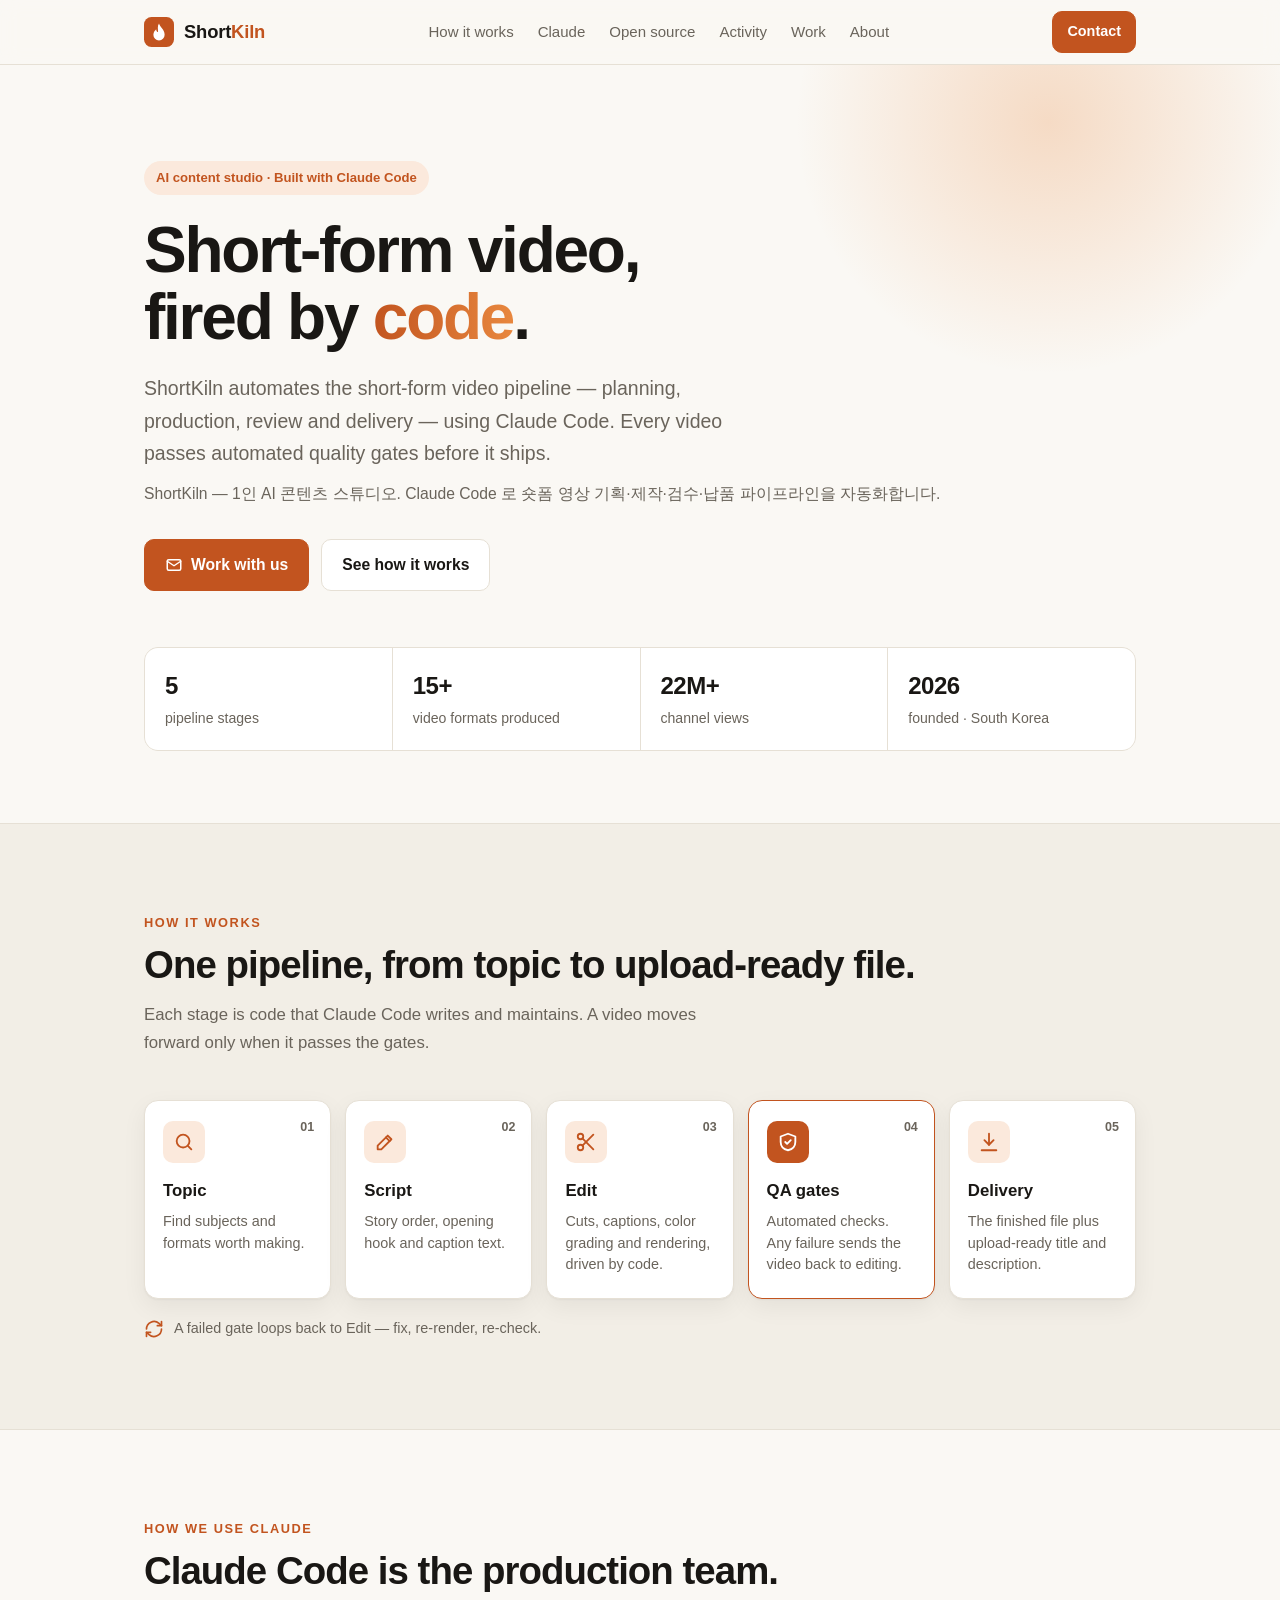
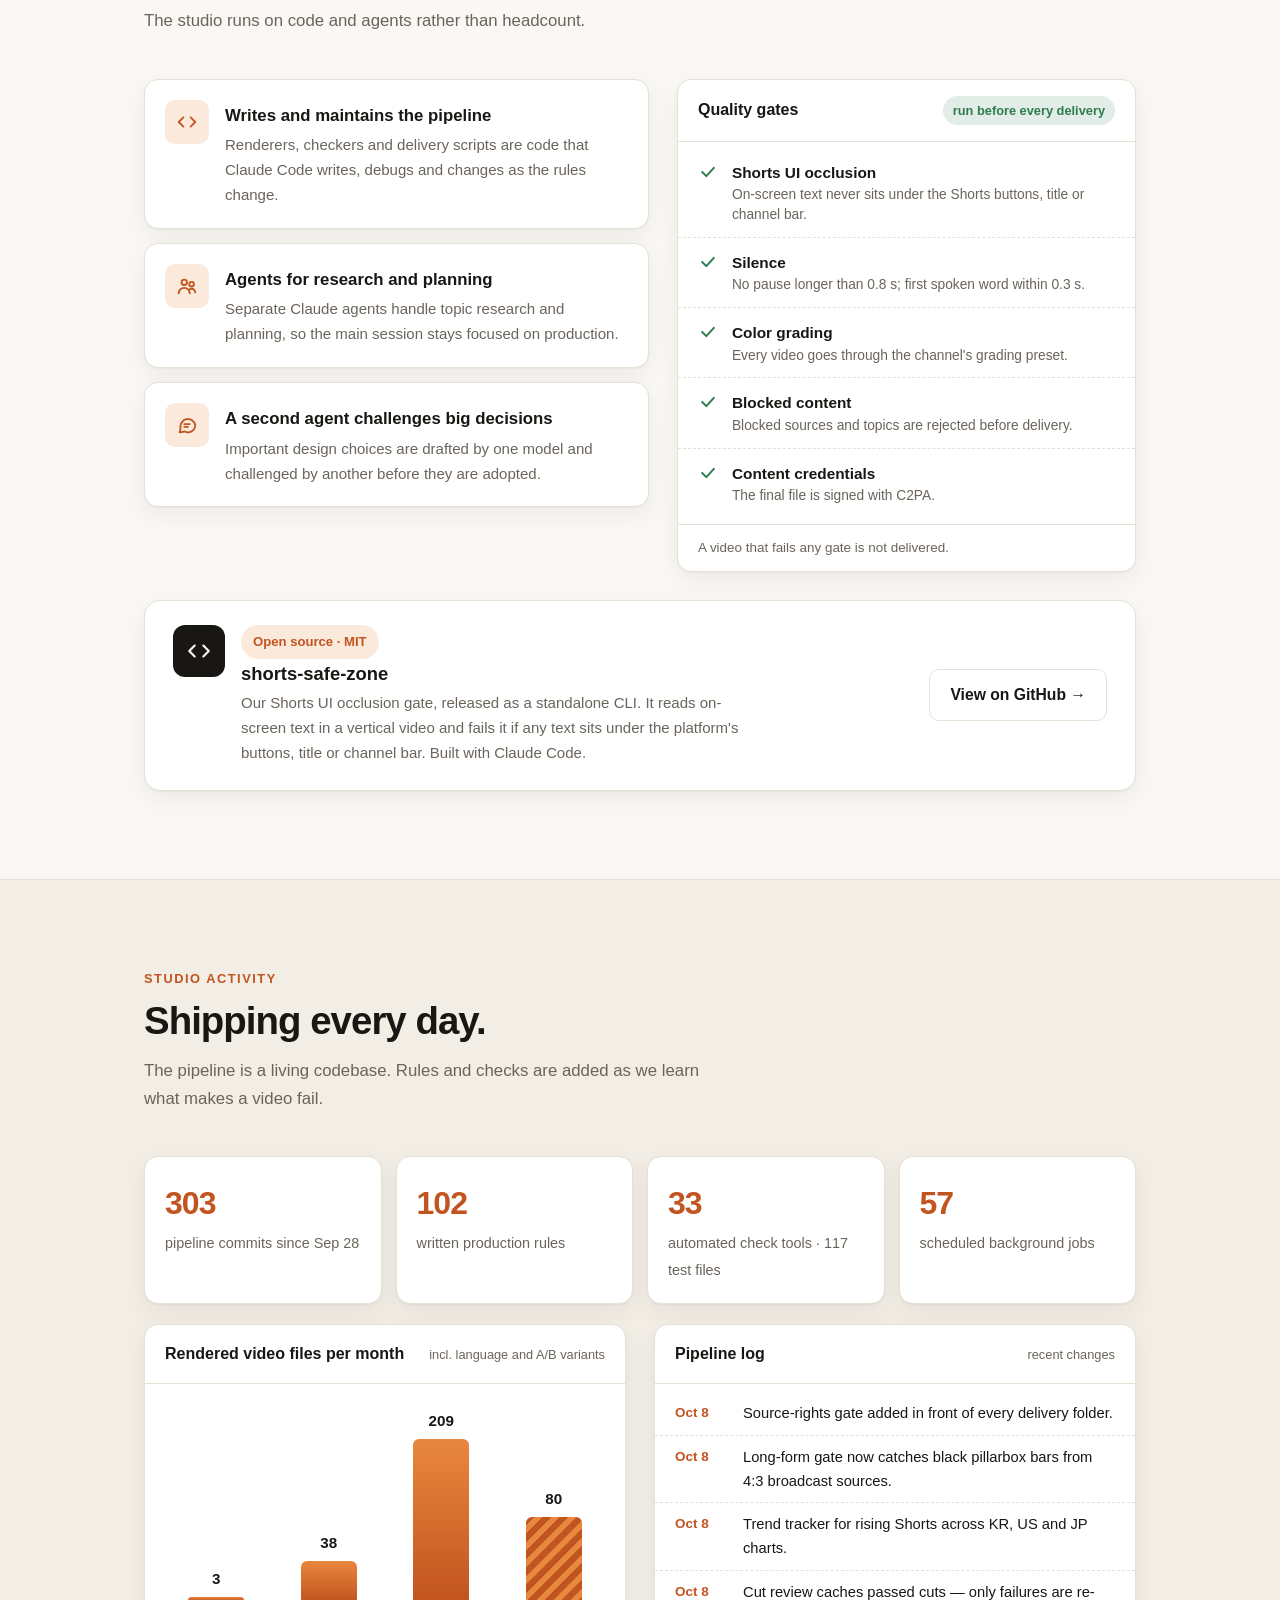
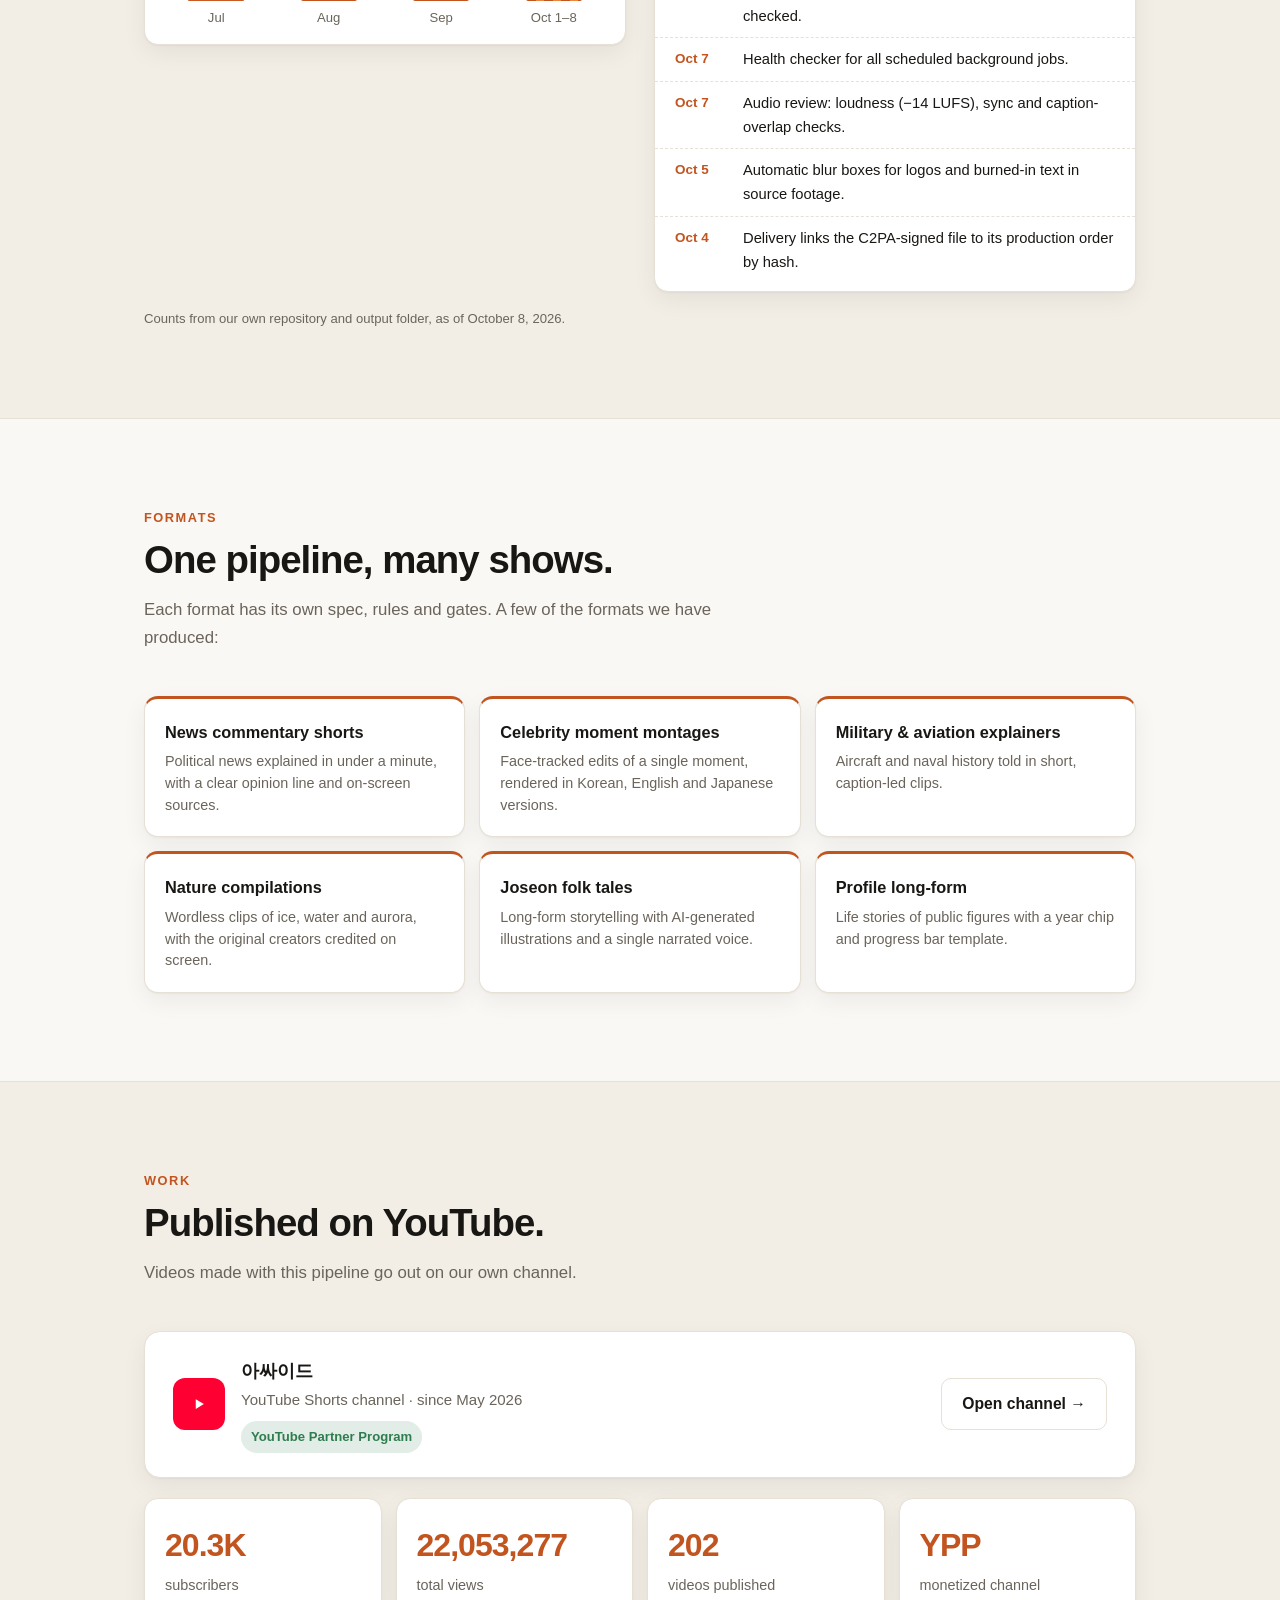
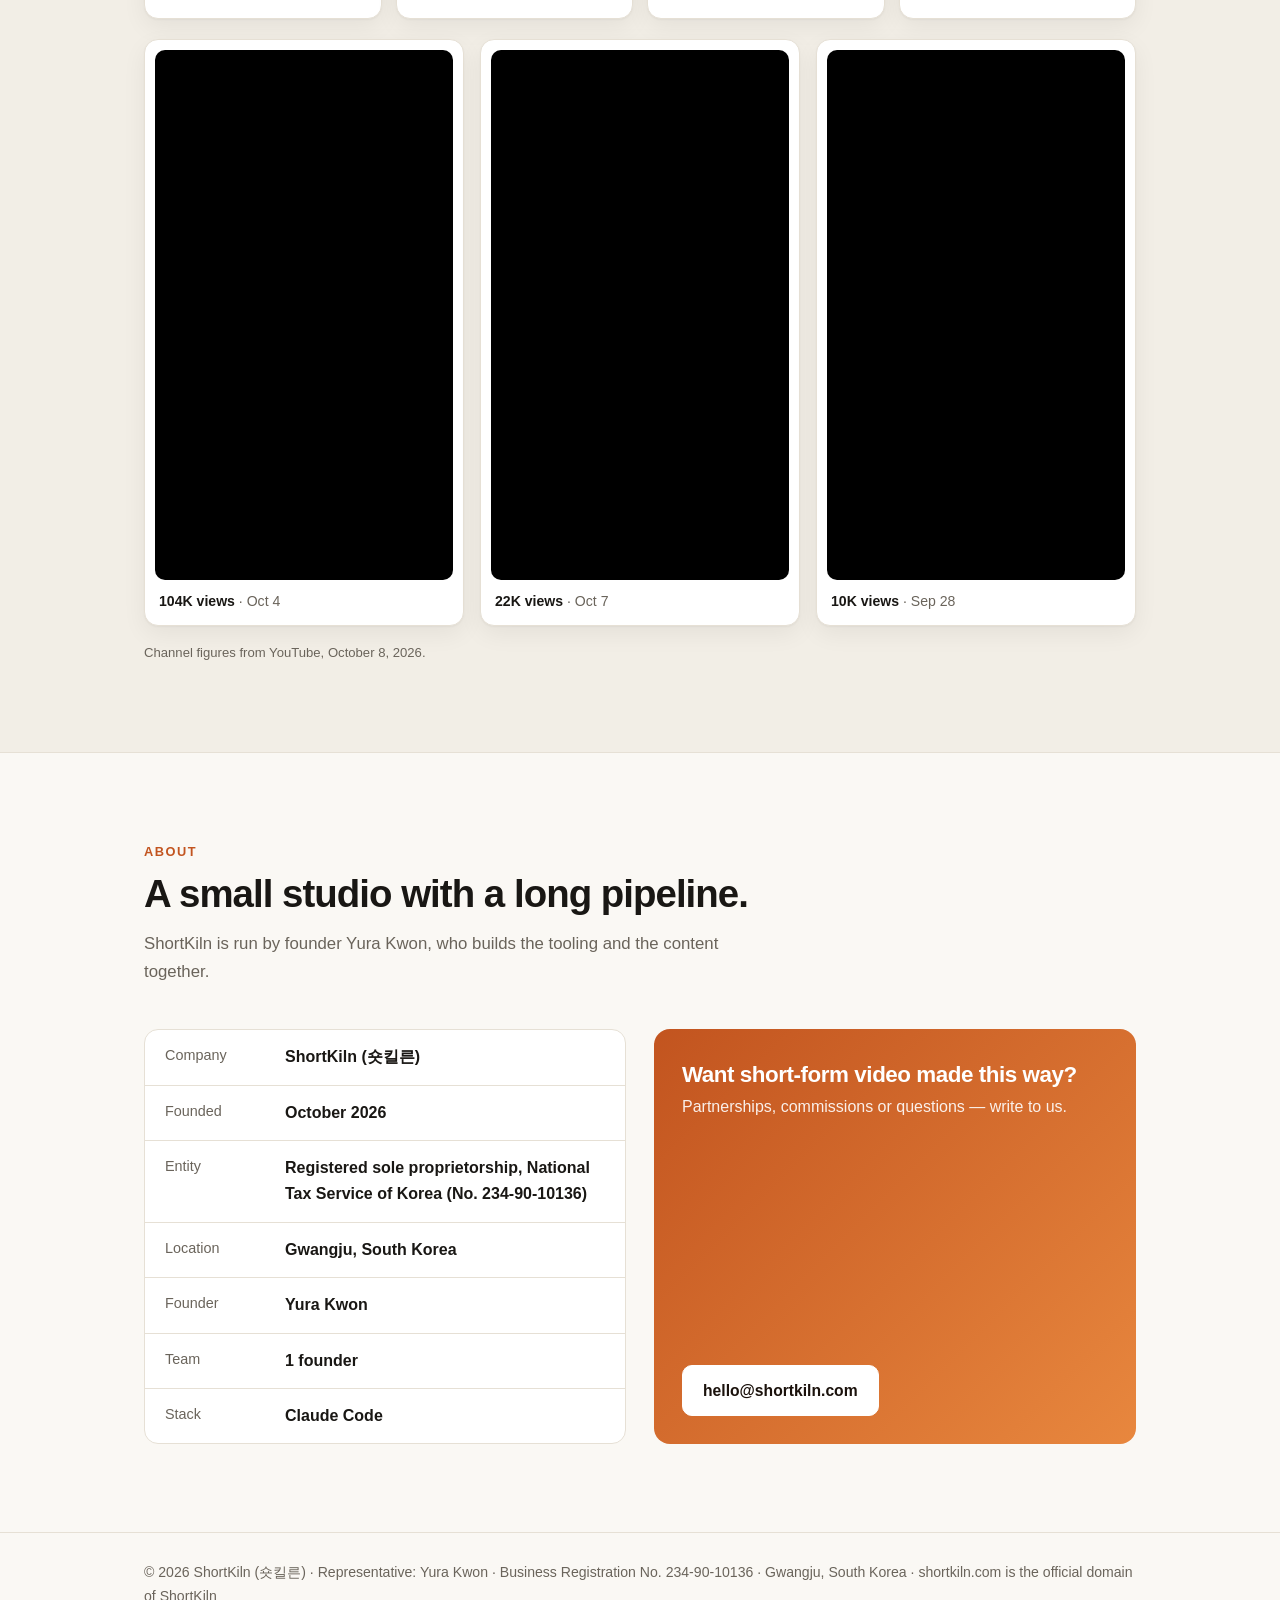
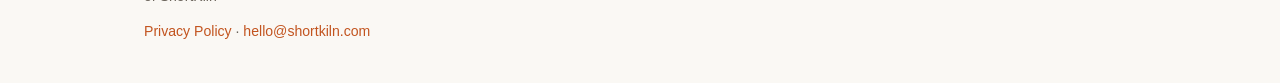
<file: index.html>
<!doctype html>
<html lang="en">
<head>
<meta charset="utf-8">
<meta name="viewport" content="width=device-width, initial-scale=1">
<title>ShortKiln</title>
<meta name="description" content="ShortKiln is a one-person AI content studio that automates the planning, production, review and delivery of short-form video with Claude Code.">
<meta property="og:type" content="website">
<meta property="og:site_name" content="ShortKiln">
<meta property="og:title" content="ShortKiln — AI content studio built with Claude Code">
<meta property="og:description" content="A one-person AI content studio that automates the short-form video pipeline — planning, production, review and delivery — with Claude Code.">
<meta property="og:url" content="https://shortkiln.com/">
<link rel="canonical" href="https://shortkiln.com/">
<link rel="stylesheet" href="style.css">
<link rel="icon" href="data:image/svg+xml,%3Csvg xmlns='http://www.w3.org/2000/svg' viewBox='0 0 32 32'%3E%3Crect width='32' height='32' rx='8' fill='%23c2541f'/%3E%3Cpath d='M16 7c1 4 6 6 6 12a6 6 0 0 1-12 0c0-3 2-5 3-6 0 2 1 3 2 3 0-3-1-6 1-9z' fill='%23fff'/%3E%3C/svg%3E">
</head>
<body>

<header class="top">
  <div class="wrap">
    <a class="brand" href="#">
      <svg viewBox="0 0 32 32" aria-hidden="true"><rect width="32" height="32" rx="8" fill="currentColor" style="color:var(--accent)"/><path d="M16 7c1 4 6 6 6 12a6 6 0 0 1-12 0c0-3 2-5 3-6 0 2 1 3 2 3 0-3-1-6 1-9z" fill="#fff"/></svg>
      <span>Short<b>Kiln</b></span>
    </a>
    <nav class="links">
      <a href="#how">How it works</a>
      <a href="#claude">Claude</a>
      <a href="#oss">Open source</a>
      <a href="#activity">Activity</a>
      <a href="#work">Work</a>
      <a href="#about">About</a>
    </nav>
    <a class="btn primary" href="mailto:hello@shortkiln.com" style="padding:8px 14px;font-size:.9rem">Contact</a>
  </div>
</header>

<main>
  <section class="hero">
    <div class="wrap">
      <span class="eyebrow">AI content studio · Built with Claude Code</span>
      <h1>Short-form video, fired by <em>code</em>.</h1>
      <p class="lead">ShortKiln automates the short-form video pipeline — planning, production, review and delivery — using Claude Code. Every video passes automated quality gates before it ships.</p>
      <p class="ko" lang="ko">ShortKiln — 1인 AI 콘텐츠 스튜디오. Claude Code 로 숏폼 영상 기획·제작·검수·납품 파이프라인을 자동화합니다.</p>
      <div class="cta">
        <a class="btn primary" href="mailto:hello@shortkiln.com">
          <svg width="18" height="18" viewBox="0 0 24 24" fill="none" stroke="currentColor" stroke-width="2" stroke-linecap="round" stroke-linejoin="round" aria-hidden="true"><rect x="3" y="5" width="18" height="14" rx="2"/><path d="m3 7 9 6 9-6"/></svg>
          Work with us
        </a>
        <a class="btn" href="#how">See how it works</a>
      </div>
      <div class="facts">
        <div><strong>5</strong><span>pipeline stages</span></div>
        <div><strong>15+</strong><span>video formats produced</span></div>
        <div><strong>22M+</strong><span>channel views</span></div>
        <div><strong>2026</strong><span>founded · South Korea</span></div>
      </div>
    </div>
  </section>

  <section class="block alt" id="how">
    <div class="wrap">
      <p class="kicker">How it works</p>
      <h2>One pipeline, from topic to upload-ready file.</h2>
      <p class="sub">Each stage is code that Claude Code writes and maintains. A video moves forward only when it passes the gates.</p>
      <div class="steps">
        <div class="step">
          <span class="n">01</span>
          <div class="ic"><svg viewBox="0 0 24 24" fill="none" stroke="currentColor" stroke-width="2" stroke-linecap="round" stroke-linejoin="round" aria-hidden="true"><circle cx="11" cy="11" r="7"/><path d="m20 20-3.5-3.5"/></svg></div>
          <h3>Topic</h3>
          <p>Find subjects and formats worth making.</p>
        </div>
        <div class="step">
          <span class="n">02</span>
          <div class="ic"><svg viewBox="0 0 24 24" fill="none" stroke="currentColor" stroke-width="2" stroke-linecap="round" stroke-linejoin="round" aria-hidden="true"><path d="M4 20h4L19 9l-4-4L4 16z"/><path d="m13 7 4 4"/></svg></div>
          <h3>Script</h3>
          <p>Story order, opening hook and caption text.</p>
        </div>
        <div class="step">
          <span class="n">03</span>
          <div class="ic"><svg viewBox="0 0 24 24" fill="none" stroke="currentColor" stroke-width="2" stroke-linecap="round" stroke-linejoin="round" aria-hidden="true"><circle cx="6" cy="6" r="3"/><circle cx="6" cy="18" r="3"/><path d="M8.1 8.1 20 20M8.1 15.9 20 4"/></svg></div>
          <h3>Edit</h3>
          <p>Cuts, captions, color grading and rendering, driven by code.</p>
        </div>
        <div class="step gate">
          <span class="n">04</span>
          <div class="ic"><svg viewBox="0 0 24 24" fill="none" stroke="currentColor" stroke-width="2" stroke-linecap="round" stroke-linejoin="round" aria-hidden="true"><path d="M12 3 4 6v6c0 5 3.5 8 8 9 4.5-1 8-4 8-9V6z"/><path d="m9 12 2 2 4-4"/></svg></div>
          <h3>QA gates</h3>
          <p>Automated checks. Any failure sends the video back to editing.</p>
        </div>
        <div class="step">
          <span class="n">05</span>
          <div class="ic"><svg viewBox="0 0 24 24" fill="none" stroke="currentColor" stroke-width="2" stroke-linecap="round" stroke-linejoin="round" aria-hidden="true"><path d="M12 3v12"/><path d="m7 10 5 5 5-5"/><path d="M4 21h16"/></svg></div>
          <h3>Delivery</h3>
          <p>The finished file plus upload-ready title and description.</p>
        </div>
      </div>
      <div class="loop">
        <svg viewBox="0 0 24 24" fill="none" stroke="currentColor" stroke-width="2" stroke-linecap="round" stroke-linejoin="round" aria-hidden="true"><path d="M3 12a9 9 0 0 1 15-6.7L21 8"/><path d="M21 3v5h-5"/><path d="M21 12a9 9 0 0 1-15 6.7L3 16"/><path d="M3 21v-5h5"/></svg>
        A failed gate loops back to Edit — fix, re-render, re-check.
      </div>
    </div>
  </section>

  <section class="block" id="claude">
    <div class="wrap">
      <p class="kicker">How we use Claude</p>
      <h2>Claude Code is the production team.</h2>
      <p class="sub">The studio runs on code and agents rather than headcount.</p>
      <div class="two">
        <div class="feat">
          <article>
            <div class="ic"><svg viewBox="0 0 24 24" fill="none" stroke="currentColor" stroke-width="2" stroke-linecap="round" stroke-linejoin="round" aria-hidden="true"><path d="m8 7-5 5 5 5"/><path d="m16 7 5 5-5 5"/></svg></div>
            <div>
              <h3>Writes and maintains the pipeline</h3>
              <p>Renderers, checkers and delivery scripts are code that Claude Code writes, debugs and changes as the rules change.</p>
            </div>
          </article>
          <article>
            <div class="ic"><svg viewBox="0 0 24 24" fill="none" stroke="currentColor" stroke-width="2" stroke-linecap="round" stroke-linejoin="round" aria-hidden="true"><circle cx="9" cy="8" r="3"/><circle cx="17" cy="10" r="2.5"/><path d="M3 20c0-3.3 2.7-6 6-6s6 2.7 6 6"/><path d="M15 15.5c.6-.3 1.3-.5 2-.5 2.2 0 4 1.8 4 4"/></svg></div>
            <div>
              <h3>Agents for research and planning</h3>
              <p>Separate Claude agents handle topic research and planning, so the main session stays focused on production.</p>
            </div>
          </article>
          <article>
            <div class="ic"><svg viewBox="0 0 24 24" fill="none" stroke="currentColor" stroke-width="2" stroke-linecap="round" stroke-linejoin="round" aria-hidden="true"><path d="M21 12a8 8 0 0 1-11.6 7.1L4 20l1-4.6A8 8 0 1 1 21 12z"/><path d="M9 11h6M9 14h4"/></svg></div>
            <div>
              <h3>A second agent challenges big decisions</h3>
              <p>Important design choices are drafted by one model and challenged by another before they are adopted.</p>
            </div>
          </article>
        </div>
        <div class="gates">
          <header>Quality gates <span>run before every delivery</span></header>
          <ul>
            <li><svg viewBox="0 0 24 24" fill="none" stroke="currentColor" stroke-width="2.4" stroke-linecap="round" stroke-linejoin="round" aria-hidden="true"><path d="m5 12 5 5 9-10"/></svg><div><b>Shorts UI occlusion</b><small>On-screen text never sits under the Shorts buttons, title or channel bar.</small></div></li>
            <li><svg viewBox="0 0 24 24" fill="none" stroke="currentColor" stroke-width="2.4" stroke-linecap="round" stroke-linejoin="round" aria-hidden="true"><path d="m5 12 5 5 9-10"/></svg><div><b>Silence</b><small>No pause longer than 0.8 s; first spoken word within 0.3 s.</small></div></li>
            <li><svg viewBox="0 0 24 24" fill="none" stroke="currentColor" stroke-width="2.4" stroke-linecap="round" stroke-linejoin="round" aria-hidden="true"><path d="m5 12 5 5 9-10"/></svg><div><b>Color grading</b><small>Every video goes through the channel's grading preset.</small></div></li>
            <li><svg viewBox="0 0 24 24" fill="none" stroke="currentColor" stroke-width="2.4" stroke-linecap="round" stroke-linejoin="round" aria-hidden="true"><path d="m5 12 5 5 9-10"/></svg><div><b>Blocked content</b><small>Blocked sources and topics are rejected before delivery.</small></div></li>
            <li><svg viewBox="0 0 24 24" fill="none" stroke="currentColor" stroke-width="2.4" stroke-linecap="round" stroke-linejoin="round" aria-hidden="true"><path d="m5 12 5 5 9-10"/></svg><div><b>Content credentials</b><small>The final file is signed with C2PA.</small></div></li>
          </ul>
          <footer>A video that fails any gate is not delivered.</footer>
        </div>
      </div>
      <div class="work-card oss" id="oss">
        <div class="who">
          <div class="yt gh"><svg viewBox="0 0 24 24" fill="none" stroke="currentColor" stroke-width="2" stroke-linecap="round" stroke-linejoin="round" aria-hidden="true"><path d="m8 7-5 5 5 5"/><path d="m16 7 5 5-5 5"/></svg></div>
          <div>
            <span class="eyebrow">Open source · MIT</span>
            <h3>shorts-safe-zone</h3>
            <p>Our Shorts UI occlusion gate, released as a standalone CLI. It reads on-screen text in a vertical video and fails it if any text sits under the platform's buttons, title or channel bar. Built with Claude Code.</p>
          </div>
        </div>
        <a class="btn" href="https://github.com/eiaimulyo-pixel/shorts-safe-zone" rel="noopener">View on GitHub →</a>
      </div>
    </div>
  </section>

  <section class="block alt" id="activity">
    <div class="wrap">
      <p class="kicker">Studio activity</p>
      <h2>Shipping every day.</h2>
      <p class="sub">The pipeline is a living codebase. Rules and checks are added as we learn what makes a video fail.</p>
      <div class="stats">
        <div><strong>303</strong><span>pipeline commits since Sep 28</span></div>
        <div><strong>102</strong><span>written production rules</span></div>
        <div><strong>33</strong><span>automated check tools · 117 test files</span></div>
        <div><strong>57</strong><span>scheduled background jobs</span></div>
      </div>
      <div class="two act">
        <div class="chart" role="img" aria-label="Rendered video files per month: July 3, August 38, September 209, October 1 to 8: 80.">
          <header><b>Rendered video files per month</b><small>incl. language and A/B variants</small></header>
          <div class="bars">
            <div class="bar"><i style="height:1.4%"></i><b>3</b><span>Jul</span></div>
            <div class="bar"><i style="height:18%"></i><b>38</b><span>Aug</span></div>
            <div class="bar"><i style="height:100%"></i><b>209</b><span>Sep</span></div>
            <div class="bar now"><i style="height:38%"></i><b>80</b><span>Oct 1–8</span></div>
          </div>
        </div>
        <div class="log">
          <header><b>Pipeline log</b><small>recent changes</small></header>
          <ol>
            <li><time>Oct 8</time>Source-rights gate added in front of every delivery folder.</li>
            <li><time>Oct 8</time>Long-form gate now catches black pillarbox bars from 4:3 broadcast sources.</li>
            <li><time>Oct 8</time>Trend tracker for rising Shorts across KR, US and JP charts.</li>
            <li><time>Oct 8</time>Cut review caches passed cuts — only failures are re-checked.</li>
            <li><time>Oct 7</time>Health checker for all scheduled background jobs.</li>
            <li><time>Oct 7</time>Audio review: loudness (−14 LUFS), sync and caption-overlap checks.</li>
            <li><time>Oct 5</time>Automatic blur boxes for logos and burned-in text in source footage.</li>
            <li><time>Oct 4</time>Delivery links the C2PA-signed file to its production order by hash.</li>
          </ol>
        </div>
      </div>
      <p class="note">Counts from our own repository and output folder, as of October 8, 2026.</p>
    </div>
  </section>

  <section class="block" id="formats">
    <div class="wrap">
      <p class="kicker">Formats</p>
      <h2>One pipeline, many shows.</h2>
      <p class="sub">Each format has its own spec, rules and gates. A few of the formats we have produced:</p>
      <div class="formats">
        <article><h3>News commentary shorts</h3><p>Political news explained in under a minute, with a clear opinion line and on-screen sources.</p></article>
        <article><h3>Celebrity moment montages</h3><p>Face-tracked edits of a single moment, rendered in Korean, English and Japanese versions.</p></article>
        <article><h3>Military &amp; aviation explainers</h3><p>Aircraft and naval history told in short, caption-led clips.</p></article>
        <article><h3>Nature compilations</h3><p>Wordless clips of ice, water and aurora, with the original creators credited on screen.</p></article>
        <article><h3>Joseon folk tales</h3><p>Long-form storytelling with AI-generated illustrations and a single narrated voice.</p></article>
        <article><h3>Profile long-form</h3><p>Life stories of public figures with a year chip and progress bar template.</p></article>
      </div>
    </div>
  </section>

  <section class="block alt" id="work">
    <div class="wrap">
      <p class="kicker">Work</p>
      <h2>Published on YouTube.</h2>
      <p class="sub">Videos made with this pipeline go out on our own channel.</p>
      <div class="work-card">
        <div class="who">
          <div class="yt"><svg viewBox="0 0 24 24" fill="currentColor" aria-hidden="true"><path d="M9 7.5v9l7.5-4.5z"/></svg></div>
          <div>
            <h3>아싸이드</h3>
            <p>YouTube Shorts channel · since May 2026</p>
            <span class="badge">YouTube Partner Program</span>
          </div>
        </div>
        <a class="btn" href="https://www.youtube.com/channel/UCm7RTaAux9u_070UAnpNE5Q" rel="noopener">Open channel →</a>
      </div>
      <div class="stats chan">
        <div><strong>20.3K</strong><span>subscribers</span></div>
        <div><strong>22,053,277</strong><span>total views</span></div>
        <div><strong>202</strong><span>videos published</span></div>
        <div><strong>YPP</strong><span>monetized channel</span></div>
      </div>
      <div class="shorts">
        <figure><iframe src="https://www.youtube-nocookie.com/embed/3M1f6f3Q5-Y" title="ShortKiln short 1" loading="lazy" allow="encrypted-media; picture-in-picture" allowfullscreen></iframe><figcaption><b>104K views</b> · Oct 4</figcaption></figure>
        <figure><iframe src="https://www.youtube-nocookie.com/embed/CfjmXOVgDAs" title="ShortKiln short 2" loading="lazy" allow="encrypted-media; picture-in-picture" allowfullscreen></iframe><figcaption><b>22K views</b> · Oct 7</figcaption></figure>
        <figure><iframe src="https://www.youtube-nocookie.com/embed/Ts2SnBabYtE" title="ShortKiln short 3" loading="lazy" allow="encrypted-media; picture-in-picture" allowfullscreen></iframe><figcaption><b>10K views</b> · Sep 28</figcaption></figure>
      </div>
      <p class="note">Channel figures from YouTube, October 8, 2026.</p>
    </div>
  </section>

  <section class="block" id="about">
    <div class="wrap">
      <p class="kicker">About</p>
      <h2>A small studio with a long pipeline.</h2>
      <p class="sub">ShortKiln is run by founder Yura Kwon, who builds the tooling and the content together.</p>
      <div class="about">
        <dl>
          <div><dt>Company</dt><dd>ShortKiln (숏킬른)</dd></div>
          <div><dt>Founded</dt><dd>October 2026</dd></div>
          <div><dt>Entity</dt><dd>Registered sole proprietorship, National Tax Service of Korea (No. 234-90-10136)</dd></div>
          <div><dt>Location</dt><dd>Gwangju, South Korea</dd></div>
          <div><dt>Founder</dt><dd>Yura Kwon</dd></div>
          <div><dt>Team</dt><dd>1 founder</dd></div>
          <div><dt>Stack</dt><dd>Claude Code</dd></div>
        </dl>
        <div class="contact" id="contact">
          <div>
            <h3>Want short-form video made this way?</h3>
            <p>Partnerships, commissions or questions — write to us.</p>
          </div>
          <a class="btn" href="mailto:hello@shortkiln.com">hello@shortkiln.com</a>
        </div>
      </div>
    </div>
  </section>
</main>

<footer class="bottom">
  <div class="wrap">
    <span>© 2026 ShortKiln (숏킬른) · Representative: Yura Kwon · Business Registration No. 234-90-10136 · Gwangju, South Korea · shortkiln.com is the official domain of ShortKiln</span>
    <span><a href="privacy.html">Privacy Policy</a> · <a href="mailto:hello@shortkiln.com">hello@shortkiln.com</a></span>
  </div>
</footer>

</body>
</html>
</file>
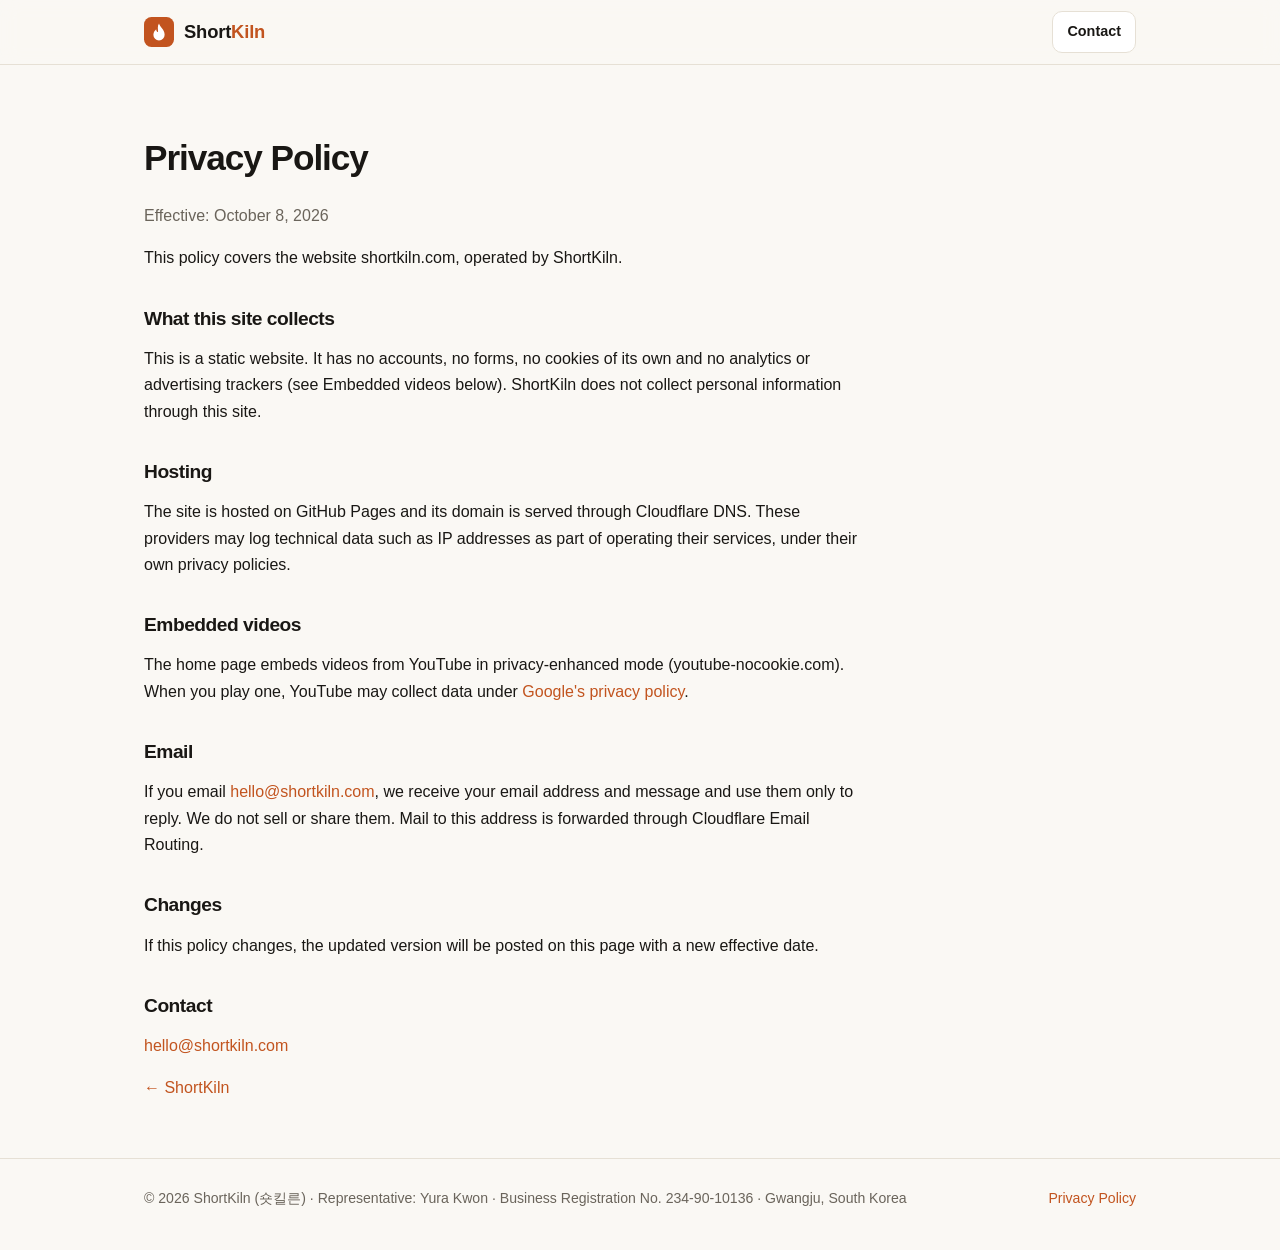
<file: privacy.html>
<!doctype html>
<html lang="en">
<head>
<meta charset="utf-8">
<meta name="viewport" content="width=device-width, initial-scale=1">
<title>ShortKiln Privacy Policy</title>
<link rel="stylesheet" href="style.css">
</head>
<body>
<header class="top">
  <div class="wrap">
    <a class="brand" href="index.html">
      <svg viewBox="0 0 32 32" aria-hidden="true"><rect width="32" height="32" rx="8" fill="currentColor" style="color:var(--accent)"/><path d="M16 7c1 4 6 6 6 12a6 6 0 0 1-12 0c0-3 2-5 3-6 0 2 1 3 2 3 0-3-1-6 1-9z" fill="#fff"/></svg>
      <span>Short<b>Kiln</b></span>
    </a>
    <a class="btn" href="mailto:hello@shortkiln.com" style="padding:8px 14px;font-size:.9rem">Contact</a>
  </div>
</header>
<main class="wrap">
<div class="doc">
  <h1>Privacy Policy</h1>
  <p class="muted">Effective: October 8, 2026</p>

  <p>This policy covers the website shortkiln.com, operated by ShortKiln.</p>

  <h2>What this site collects</h2>
  <p>This is a static website. It has no accounts, no forms, no cookies of its own and no analytics or advertising trackers (see Embedded videos below). ShortKiln does not collect personal information through this site.</p>

  <h2>Hosting</h2>
  <p>The site is hosted on GitHub Pages and its domain is served through Cloudflare DNS. These providers may log technical data such as IP addresses as part of operating their services, under their own privacy policies.</p>

  <h2>Embedded videos</h2>
  <p>The home page embeds videos from YouTube in privacy-enhanced mode (youtube-nocookie.com). When you play one, YouTube may collect data under <a href="https://policies.google.com/privacy" rel="noopener">Google's privacy policy</a>.</p>

  <h2>Email</h2>
  <p>If you email <a href="mailto:hello@shortkiln.com">hello@shortkiln.com</a>, we receive your email address and message and use them only to reply. We do not sell or share them. Mail to this address is forwarded through Cloudflare Email Routing.</p>

  <h2>Changes</h2>
  <p>If this policy changes, the updated version will be posted on this page with a new effective date.</p>

  <h2>Contact</h2>
  <p><a href="mailto:hello@shortkiln.com">hello@shortkiln.com</a></p>

  <p><a href="index.html">← ShortKiln</a></p>
</div>
</main>
<footer class="bottom">
  <div class="wrap">
    <span>© 2026 ShortKiln (숏킬른) · Representative: Yura Kwon · Business Registration No. 234-90-10136 · Gwangju, South Korea</span>
    <span><a href="privacy.html">Privacy Policy</a></span>
  </div>
</footer>
</body>
</html>
</file>
<file: style.css>
:root {
  --bg: #faf8f4;
  --bg-2: #f2eee6;
  --card: #ffffff;
  --fg: #191714;
  --muted: #6a645b;
  --line: #e6e0d5;
  --accent: #c2541f;
  --accent-2: #e8873e;
  --accent-soft: #fbe9dc;
  --ok: #2f7d4f;
  --shadow: 0 1px 2px rgba(25,23,20,.04), 0 8px 24px rgba(25,23,20,.06);
}
@media (prefers-color-scheme: dark) {
  :root {
    --bg: #12110f;
    --bg-2: #1a1815;
    --card: #1e1c19;
    --fg: #f1ede6;
    --muted: #a59e93;
    --line: #2e2b27;
    --accent: #f0773a;
    --accent-2: #f5a25c;
    --accent-soft: #3a2116;
    --ok: #5cc28a;
    --shadow: 0 1px 2px rgba(0,0,0,.3), 0 8px 24px rgba(0,0,0,.35);
  }
}
* { box-sizing: border-box; }
html, body { overflow-x: hidden; }
html { scroll-behavior: smooth; }
body {
  margin: 0; background: var(--bg); color: var(--fg);
  font: 16px/1.65 "Inter", "Noto Sans KR", -apple-system, BlinkMacSystemFont, "Segoe UI", sans-serif;
  -webkit-font-smoothing: antialiased;
}
a { color: var(--accent); text-decoration: none; }
a:hover { text-decoration: underline; }
.wrap { max-width: 1040px; margin: 0 auto; padding: 0 24px; }
@media (max-width: 560px) { .wrap { padding: 0 16px; } }

/* header */
header.top { position: sticky; top: 0; z-index: 10; background: color-mix(in srgb, var(--bg) 85%, transparent); backdrop-filter: saturate(1.4) blur(10px); border-bottom: 1px solid var(--line); }
header.top .wrap { display: flex; align-items: center; justify-content: space-between; height: 64px; }
.brand { display: flex; align-items: center; gap: 10px; color: var(--fg); font-weight: 700; font-size: 1.15rem; letter-spacing: -.01em; }
.brand:hover { text-decoration: none; }
.brand svg { width: 30px; height: 30px; }
.brand b { color: var(--accent); font-weight: 700; }
nav.links { display: flex; gap: 24px; font-size: .94rem; }
nav.links a { color: var(--muted); }
nav.links a:hover { color: var(--fg); text-decoration: none; }
@media (max-width: 720px) { nav.links { display: none; } }

/* hero */
.hero { position: relative; padding: 96px 0 72px; overflow: hidden; }
.hero::before { content: ""; position: absolute; inset: -40% -10% auto auto; width: 720px; height: 720px; background: radial-gradient(closest-side, color-mix(in srgb, var(--accent-2) 26%, transparent), transparent 70%); pointer-events: none; }
.eyebrow { display: inline-flex; align-items: center; gap: 8px; font-size: .82rem; font-weight: 600; color: var(--accent); background: var(--accent-soft); padding: 6px 12px; border-radius: 999px; }
.hero h1 { position: relative; font-size: clamp(2.3rem, 6vw, 4rem); line-height: 1.06; letter-spacing: -.035em; margin: 22px 0 20px; max-width: 14ch; }
.hero h1 em { font-style: normal; background: linear-gradient(90deg, var(--accent), var(--accent-2)); -webkit-background-clip: text; background-clip: text; color: transparent; }
.hero p.lead { position: relative; font-size: clamp(1.05rem, 2vw, 1.22rem); color: var(--muted); max-width: 58ch; margin: 0 0 12px; }
.hero p.ko { position: relative; color: var(--muted); font-size: .98rem; margin: 0 0 32px; }
.cta { position: relative; display: flex; flex-wrap: wrap; gap: 12px; }
.btn { display: inline-flex; align-items: center; gap: 8px; padding: 12px 20px; border-radius: 10px; font-weight: 600; font-size: .98rem; border: 1px solid var(--line); color: var(--fg); background: var(--card); }
.btn:hover { text-decoration: none; border-color: var(--muted); }
.btn.primary { background: var(--accent); border-color: var(--accent); color: #fff; }
.btn.primary:hover { filter: brightness(1.06); }

.facts { position: relative; display: grid; grid-template-columns: repeat(4, 1fr); gap: 1px; background: var(--line); border: 1px solid var(--line); border-radius: 14px; overflow: hidden; margin-top: 56px; }
.facts div { background: var(--card); padding: 18px 20px; }
.facts strong { display: block; font-size: 1.5rem; letter-spacing: -.02em; }
.facts span { color: var(--muted); font-size: .88rem; }
@media (max-width: 720px) { .facts { grid-template-columns: repeat(2, 1fr); } }

/* sections */
section.block { padding: 88px 0; border-top: 1px solid var(--line); }
section.alt { background: var(--bg-2); }
.kicker { font-size: .8rem; font-weight: 700; letter-spacing: .12em; text-transform: uppercase; color: var(--accent); margin: 0 0 10px; }
h2 { font-size: clamp(1.7rem, 3.6vw, 2.4rem); line-height: 1.15; letter-spacing: -.025em; margin: 0 0 14px; }
.sub { color: var(--muted); max-width: 62ch; margin: 0 0 44px; font-size: 1.05rem; }

/* pipeline */
.steps { display: grid; grid-template-columns: repeat(5, 1fr); gap: 14px; counter-reset: s; position: relative; }
.step { position: relative; background: var(--card); border: 1px solid var(--line); border-radius: 14px; padding: 20px 18px 22px; box-shadow: var(--shadow); }
.step .ic { width: 42px; height: 42px; border-radius: 10px; display: grid; place-items: center; background: var(--accent-soft); color: var(--accent); margin-bottom: 14px; }
.step .ic svg { width: 22px; height: 22px; }
.step .n { position: absolute; top: 16px; right: 16px; font-size: .78rem; font-weight: 700; color: var(--muted); }
.step h3 { margin: 0 0 6px; font-size: 1.05rem; }
.step p { margin: 0; color: var(--muted); font-size: .9rem; line-height: 1.5; }
.step.gate { border: 1.5px solid var(--accent); }
.step.gate .ic { background: var(--accent); color: #fff; }
.loop { display: flex; align-items: center; gap: 10px; margin-top: 18px; color: var(--muted); font-size: .9rem; }
.loop svg { width: 20px; height: 20px; color: var(--accent); flex: none; }
@media (max-width: 900px) { .steps { grid-template-columns: 1fr 1fr; } .step.gate { grid-column: span 2; } }
@media (max-width: 520px) { .steps { grid-template-columns: 1fr; } .step.gate { grid-column: auto; } }

/* claude */
.two { display: grid; grid-template-columns: 1.1fr 1fr; gap: 28px; align-items: start; }
@media (max-width: 860px) { .two { grid-template-columns: 1fr; } }
.feat { display: grid; gap: 14px; }
.feat article { display: grid; grid-template-columns: 44px 1fr; gap: 16px; background: var(--card); border: 1px solid var(--line); border-radius: 14px; padding: 20px; box-shadow: var(--shadow); }
.feat .ic { width: 44px; height: 44px; border-radius: 10px; display: grid; place-items: center; background: var(--accent-soft); color: var(--accent); }
.feat .ic svg { width: 22px; height: 22px; }
.feat h3 { margin: 2px 0 4px; font-size: 1.05rem; }
.feat p { margin: 0; color: var(--muted); font-size: .94rem; }
.gates { background: var(--card); border: 1px solid var(--line); border-radius: 14px; box-shadow: var(--shadow); overflow: hidden; }
.gates header { display: flex; align-items: center; justify-content: space-between; padding: 16px 20px; border-bottom: 1px solid var(--line); font-weight: 700; }
.gates header span { font-size: .8rem; font-weight: 600; color: var(--ok); background: color-mix(in srgb, var(--ok) 14%, transparent); padding: 4px 10px; border-radius: 999px; }
.gates ul { list-style: none; margin: 0; padding: 6px 0; }
.gates li { display: grid; grid-template-columns: 22px 1fr; gap: 12px; padding: 12px 20px; }
.gates li + li { border-top: 1px dashed var(--line); }
.gates li svg { width: 20px; height: 20px; color: var(--ok); margin-top: 2px; }
.gates li b { display: block; font-size: .96rem; }
.gates li small { color: var(--muted); font-size: .86rem; line-height: 1.45; display: block; }
.gates footer { padding: 12px 20px; border-top: 1px solid var(--line); color: var(--muted); font-size: .84rem; }

/* work */
.work-card { display: flex; flex-wrap: wrap; align-items: center; justify-content: space-between; gap: 20px; background: var(--card); border: 1px solid var(--line); border-radius: 16px; padding: 24px 28px; box-shadow: var(--shadow); }
.work-card .who { display: flex; align-items: center; gap: 16px; }
.work-card .yt { width: 52px; height: 52px; border-radius: 12px; display: grid; place-items: center; background: #ff0033; color: #fff; flex: none; }
.work-card .yt svg { width: 26px; height: 26px; }
.work-card h3 { margin: 0; font-size: 1.15rem; }
.work-card p { margin: 2px 0 0; color: var(--muted); font-size: .94rem; }
.work-card.oss { margin-top: 28px; }
.work-card.oss .who { align-items: flex-start; flex: 1 1 420px; }
.work-card.oss p { max-width: 62ch; }
.work-card .yt.gh { background: var(--fg); color: var(--bg); }
.badge { display: inline-flex; align-items: center; gap: 6px; font-size: .82rem; font-weight: 600; color: var(--ok); background: color-mix(in srgb, var(--ok) 14%, transparent); padding: 5px 10px; border-radius: 999px; margin-top: 8px; }

/* about / contact */
.about { display: grid; grid-template-columns: 1fr 1fr; gap: 28px; }
@media (max-width: 760px) { .about { grid-template-columns: 1fr; } }
.about dl { margin: 0; background: var(--card); border: 1px solid var(--line); border-radius: 14px; overflow: hidden; }
.about dl div { display: grid; grid-template-columns: 120px 1fr; padding: 14px 20px; }
.about dl div + div { border-top: 1px solid var(--line); }
.about dt { color: var(--muted); font-size: .9rem; }
.about dd { margin: 0; font-weight: 600; }
.contact { background: linear-gradient(135deg, var(--accent), var(--accent-2)); color: #fff; border-radius: 16px; padding: 28px; display: flex; flex-direction: column; justify-content: space-between; gap: 18px; }
.contact h3 { margin: 0; font-size: 1.4rem; letter-spacing: -.02em; }
.contact p { margin: 0; opacity: .9; }
.contact a.btn { align-self: flex-start; background: #fff; color: #1b120c; border-color: #fff; }

footer.bottom { border-top: 1px solid var(--line); padding: 28px 0 40px; color: var(--muted); font-size: .88rem; }
footer.bottom .wrap { display: flex; flex-wrap: wrap; justify-content: space-between; gap: 12px; }

/* policy page */
.doc { max-width: 720px; padding: 64px 0 40px; }
.doc h1 { font-size: 2.2rem; letter-spacing: -.03em; margin: 0 0 6px; }
.doc h2 { font-size: 1.2rem; margin: 36px 0 8px; }
.doc .muted { color: var(--muted); }

/* activity */
.stats { display: grid; grid-template-columns: repeat(4, 1fr); gap: 14px; margin-bottom: 20px; }
.stats div { background: var(--card); border: 1px solid var(--line); border-radius: 14px; padding: 20px; box-shadow: var(--shadow); }
.stats strong { display: block; font-size: 2rem; letter-spacing: -.03em; color: var(--accent); }
.stats span { color: var(--muted); font-size: .9rem; }
@media (max-width: 860px) { .stats { grid-template-columns: 1fr 1fr; } }
.act { grid-template-columns: 1fr 1fr; }
.chart, .log { background: var(--card); border: 1px solid var(--line); border-radius: 14px; box-shadow: var(--shadow); overflow: hidden; }
.chart header, .log header { display: flex; align-items: baseline; justify-content: space-between; gap: 12px; padding: 16px 20px; border-bottom: 1px solid var(--line); }
.chart header small, .log header small { color: var(--muted); font-size: .8rem; }
.bars { display: grid; grid-template-columns: repeat(4, 1fr); gap: 18px; align-items: end; height: 260px; padding: 24px 24px 16px; }
.bar { display: flex; flex-direction: column; align-items: center; justify-content: flex-end; height: 100%; gap: 6px; }
.bar i { display: block; width: 100%; max-width: 56px; min-height: 4px; border-radius: 6px 6px 2px 2px; background: linear-gradient(180deg, var(--accent-2), var(--accent)); order: 1; }
.bar b { font-size: .95rem; order: 0; }
.bar span { color: var(--muted); font-size: .82rem; order: 2; }
.bar.now i { background: repeating-linear-gradient(135deg, var(--accent), var(--accent) 6px, var(--accent-2) 6px, var(--accent-2) 12px); }
.log ol { list-style: none; margin: 0; padding: 8px 0; }
.log li { display: grid; grid-template-columns: 56px 1fr; gap: 12px; padding: 9px 20px; font-size: .92rem; }
.log li + li { border-top: 1px dashed var(--line); }
.log time { color: var(--accent); font-weight: 700; font-size: .84rem; padding-top: 1px; }
.note { color: var(--muted); font-size: .82rem; margin: 16px 0 0; }

/* formats */
.formats { display: grid; grid-template-columns: repeat(3, 1fr); gap: 14px; }
.formats article { background: var(--card); border: 1px solid var(--line); border-radius: 14px; padding: 20px; box-shadow: var(--shadow); border-top: 3px solid var(--accent); }
.formats h3 { margin: 0 0 6px; font-size: 1.02rem; }
.formats p { margin: 0; color: var(--muted); font-size: .9rem; line-height: 1.5; }
@media (max-width: 860px) { .formats { grid-template-columns: 1fr 1fr; } }
@media (max-width: 520px) { .formats { grid-template-columns: 1fr; } }

/* shorts */
.shorts { display: grid; grid-template-columns: repeat(3, 1fr); gap: 16px; margin-top: 20px; }
.shorts figure { margin: 0; background: var(--card); border: 1px solid var(--line); border-radius: 14px; padding: 10px; box-shadow: var(--shadow); }
.shorts iframe { display: block; width: 100%; aspect-ratio: 9 / 16; border: 0; border-radius: 10px; background: #000; }
.shorts figcaption { padding: 10px 4px 2px; color: var(--muted); font-size: .88rem; }
.shorts figcaption b { color: var(--fg); }
@media (max-width: 720px) { .shorts { grid-template-columns: 1fr 1fr; } .shorts figure:last-child { display: none; } }

.stats.chan { margin: 20px 0 0; }
</file>
